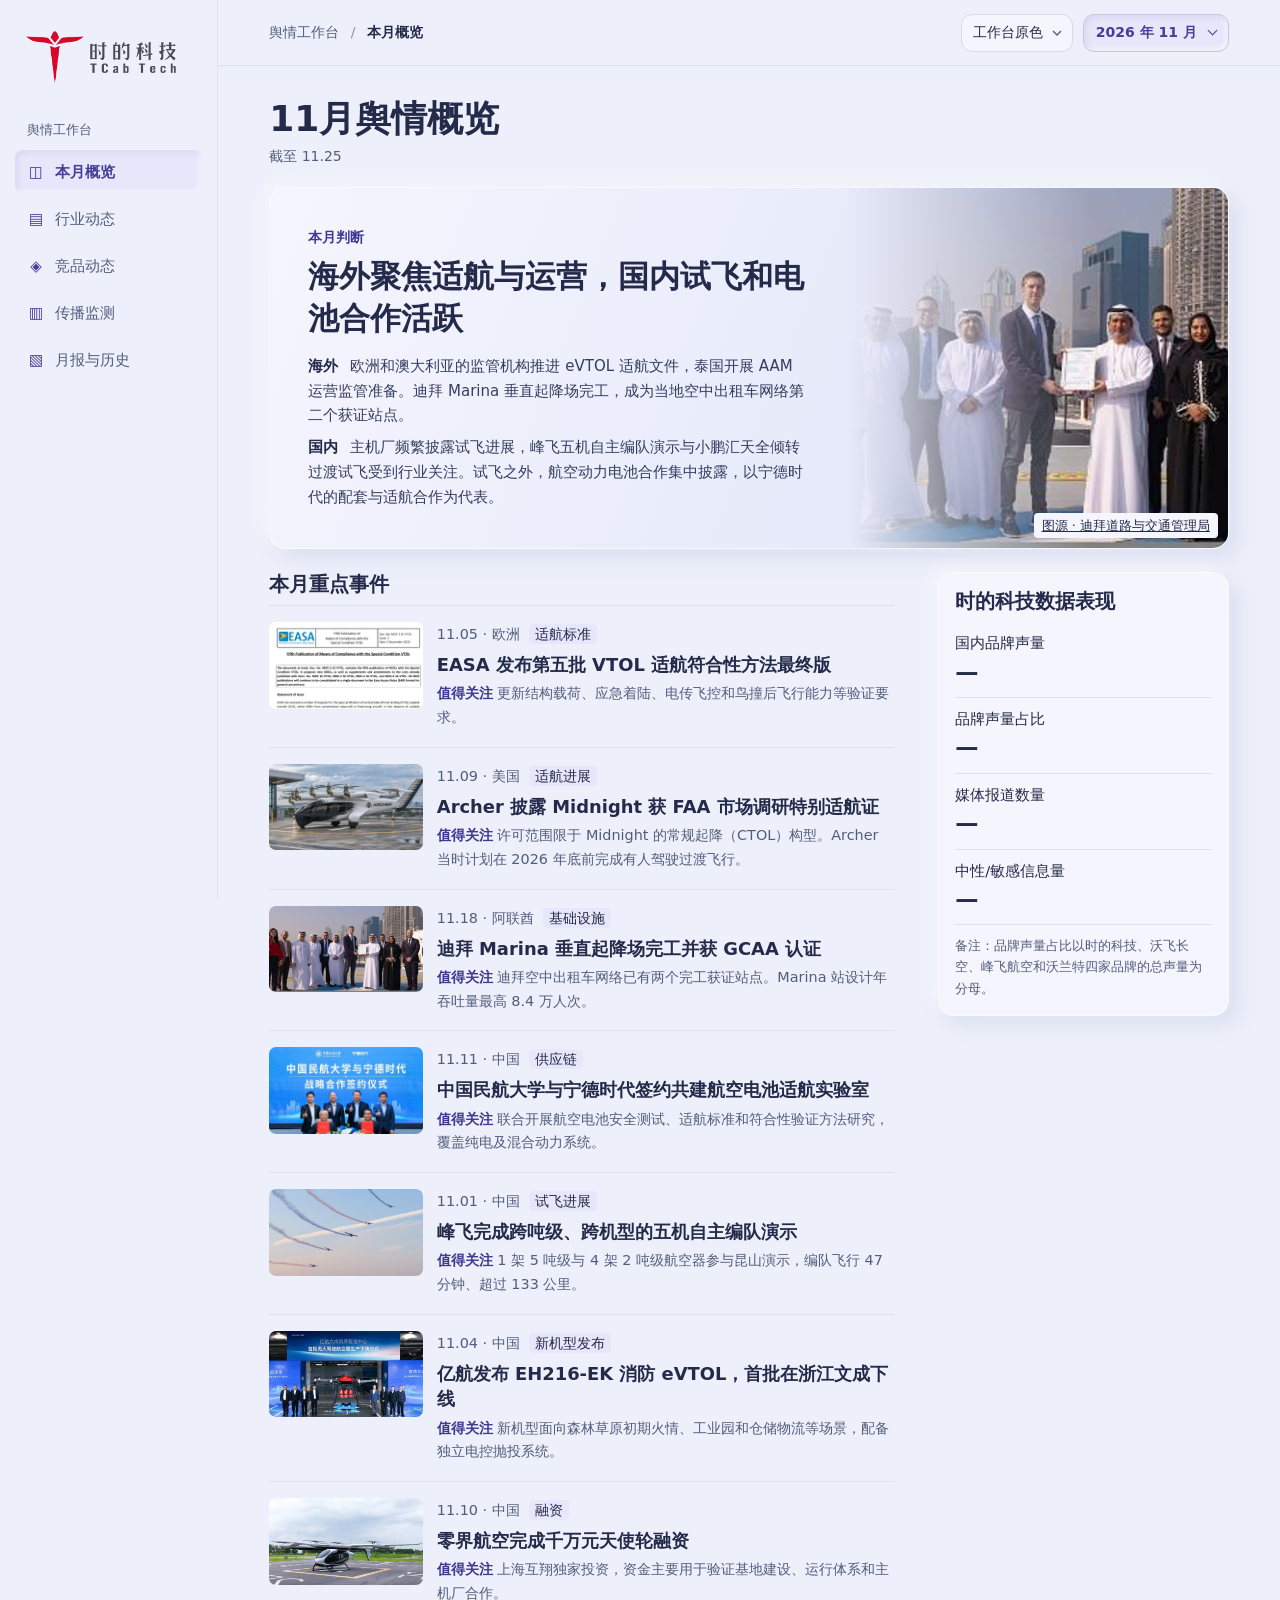
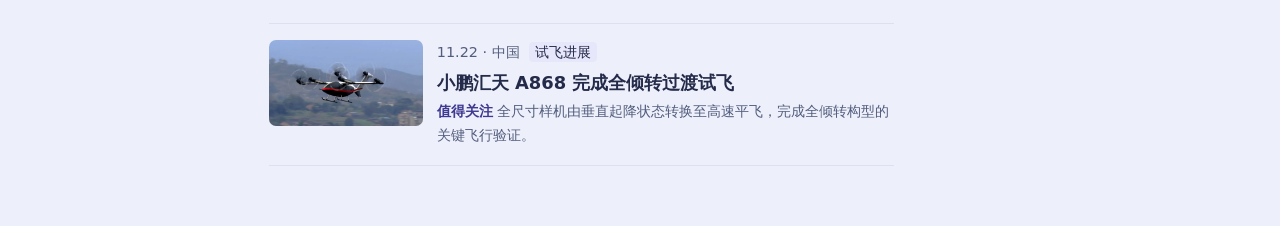
<file: index.html>
<!doctype html>
<html lang="zh-CN">
<head>
<meta charset="utf-8"><meta name="viewport" content="width=device-width, initial-scale=1">
<meta name="description" content="时的科技品牌舆情月报">
<title>品牌舆情月报 · 时的科技</title>
<link rel="stylesheet" href="style.css?v=media-groups"><script src="archive.js?v=third-party-media" defer></script><script src="sources.js?v=competitor-cards" defer></script><script src="event-photos.js?v=monitor-text" defer></script><script src="briefing-preview/briefing-data.js?v=illustrated-flow" defer></script><script src="august-2026.js?v=third-party-media" defer></script><script src="november-2026.js?v=nov-priorities" defer></script><script src="event-detail-notes.js?v=award-and-partner-backgrounds" defer></script><script src="overview-briefing.js?v=award-and-partner-backgrounds" defer></script><script src="october-ioi.js?v=4" defer></script><script src="october-geo.js?v=2" defer></script><script src="app.js?v=social-09" defer></script>
<script>
const displayLayout = new URLSearchParams(location.search).get('layout');
document.documentElement.dataset.theme = displayLayout === 'editorial' ? 'editorial' : 'soft';
</script>
<link rel="stylesheet" href="soft-ui.css?v=pdf-download">
<link rel="stylesheet" href="overview-briefing.css?v=august-sources">
</head>
<body>
<a class="skip-link" href="#view">跳到正文</a>
<div class="shell">
<aside>
  <div class="brand"><img class="workbench-logo" src="logos/tcab.png" alt="时的科技 TCab Tech"></div>
  <div class="nav-caption">舆情工作台</div>
  <nav aria-label="主菜单">
    <button data-page="overview"><i aria-hidden="true">◫</i>本月概览</button>
    <button data-page="industry"><i aria-hidden="true">▤</i>行业动态</button>
    <button data-page="companies"><i aria-hidden="true">◈</i>竞品动态</button>
    <button data-page="monitor"><i aria-hidden="true">▥</i>传播监测</button>
    <button data-page="reports"><i aria-hidden="true">▧</i>月报与历史</button>
  </nav>
</aside>
<main>
  <header><div class="breadcrumb">舆情工作台 <span>/</span> <b id="crumb"></b></div>
    <div class="header-actions">
      <select id="workbench-style" aria-label="工作台样式">
        <option value="editorial">管理简报风</option>
        <option value="soft">工作台原色</option>
      </select>
      <div class="month-wrap">
        <button type="button" class="button month-button" id="month" aria-label="报告月份" aria-expanded="false" aria-controls="monthPicker"><span id="monthLabel"></span><span class="chevron" aria-hidden="true"></span></button>
        <section id="monthPicker" class="month-picker" aria-label="选择月份" hidden>
          <div class="year-row"><button type="button" id="prevYear" aria-label="上一年">‹</button><strong id="pickerYear"></strong><button type="button" id="nextYear" aria-label="下一年">›</button></div>
          <div id="monthGrid" class="month-grid"></div>
        </section>
      </div>
    </div>
  </header>
  <div class="content" id="view" tabindex="-1"></div>
</main>
</div>
<dialog id="brief-detail" aria-labelledby="brief-detail-heading">
  <div class="brief-dialog-head"><h2 id="brief-detail-heading"></h2><form method="dialog"><button class="button" aria-label="关闭事件详情" autofocus>关闭</button></form></div>
  <div id="brief-detail-content"></div>
</dialog>
<dialog id="source" aria-labelledby="sourceHeading"><div class="dialog-top"><h2 id="sourceHeading">事件来源</h2><button id="close" type="button" aria-label="关闭">×</button></div>
  <p id="sourceText"></p><p id="sourceInfo"></p>
</dialog>
<dialog id="pdfDialog" aria-labelledby="pdfHeading">
  <div class="dialog-top"><h2 id="pdfHeading">PDF 下载</h2><form method="dialog"><button aria-label="关闭下载提示">×</button></form></div>
  <p id="pdfFileName"></p>
  <p class="muted">请查看浏览器的下载列表。如果文件没有出现，可打开 PDF，再使用阅读器的下载按钮保存。</p>
  <a id="openPdfInBrowser" class="button upload-button report-download" target="_blank" rel="noopener">在浏览器打开 PDF</a>
</dialog>
</body></html>
</file>
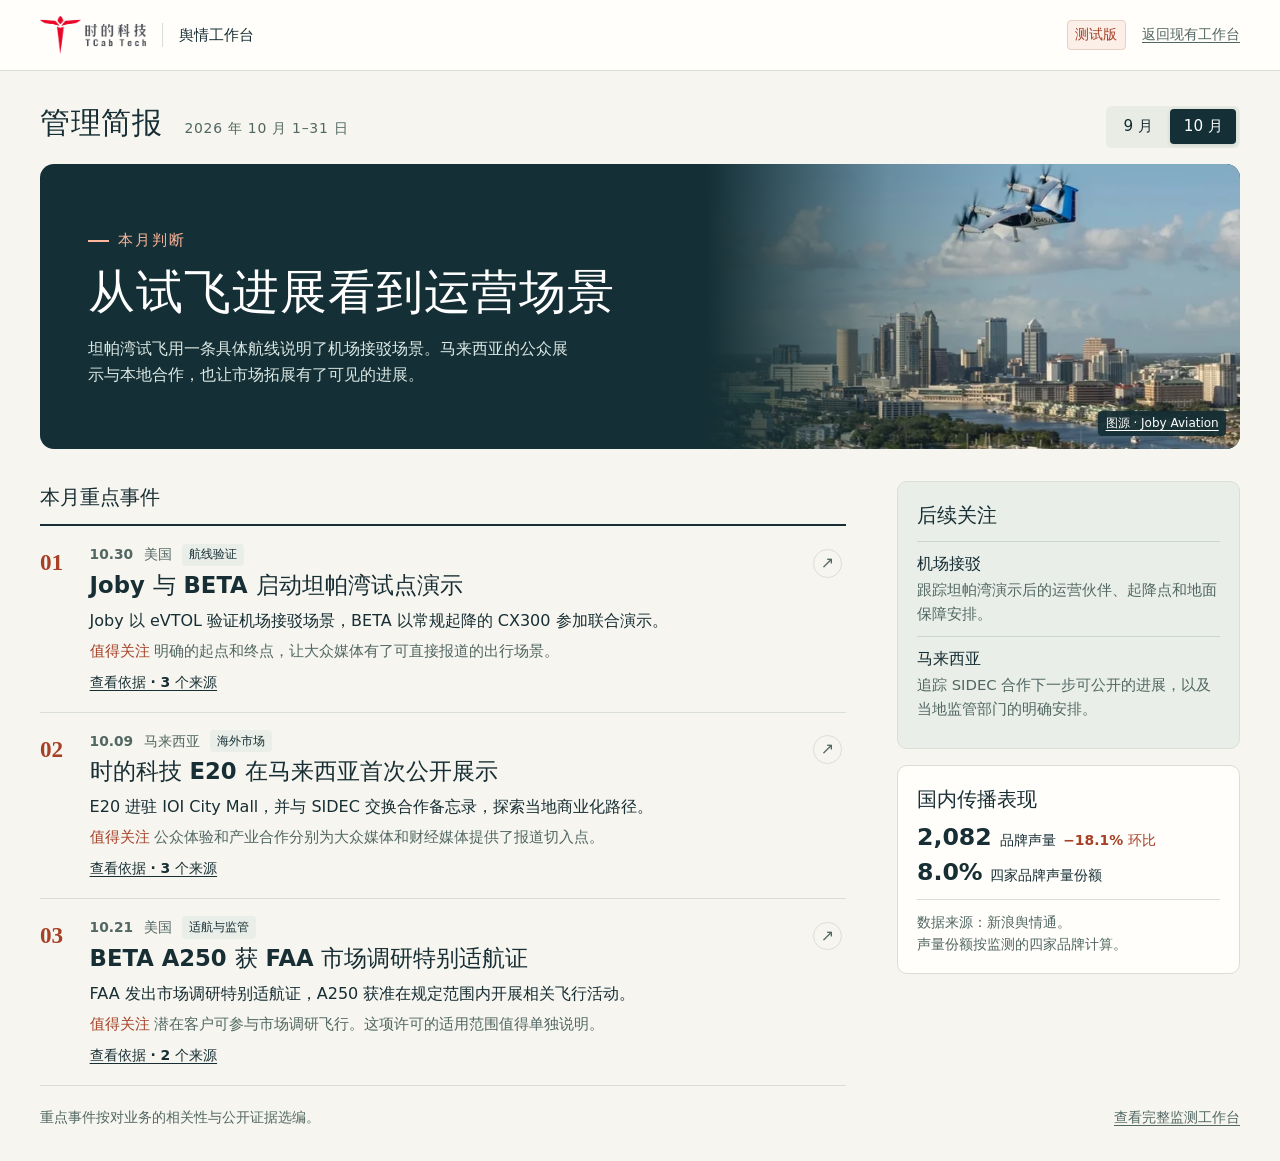
<file: briefing-preview/index.html>
<!doctype html>
<html lang="zh-CN">
<head>
  <meta charset="utf-8">
  <meta name="viewport" content="width=device-width, initial-scale=1">
  <meta name="robots" content="noindex,nofollow">
  <title>管理简报测试版 · 时的科技</title>
  <link rel="stylesheet" href="briefing.css">
  <script src="briefing-data.js?v=illustrated-flow" defer></script>
  <script src="briefing.js?v=illustrated-flow" defer></script>
</head>
<body>
  <a class="skip" href="#briefing">跳到正文</a>
  <header class="site-header">
    <div class="header-inner">
      <div class="identity"><img src="../logos/tcab.png" alt="时的科技 TCab Tech" width="106" height="38"><span>舆情工作台</span></div>
      <div class="header-actions"><span class="preview-label">测试版</span><a class="back" href="../">返回现有工作台</a></div>
    </div>
  </header>
  <main id="briefing" class="shell" tabindex="-1">
    <div class="edition">
      <h1 id="issue-heading">管理简报</h1>
      <nav class="months" aria-label="报告月份">
        <a href="?month=09" data-month="09">9 月</a>
        <a href="?month=10" data-month="10">10 月</a>
      </nav>
    </div>
    <section id="lead" class="lead" aria-labelledby="lead-title"></section>
    <div class="layout">
      <section class="events-panel" aria-labelledby="events-title">
        <h2 id="events-title">本月重点事件</h2>
        <ol id="events" class="events"></ol>
      </section>
      <aside class="insights" aria-label="内部观察">
        <section class="follow" aria-labelledby="follow-title">
          <h2 id="follow-title">后续关注</h2>
          <ul id="follow-items"></ul>
        </section>
        <section class="metrics" aria-labelledby="metric-title">
          <h2 id="metric-title">国内传播表现</h2>
          <div id="metrics"></div>
          <p>数据来源：新浪舆情通。<br>声量份额按监测的四家品牌计算。</p>
        </section>
      </aside>
    </div>
    <footer class="footer"><p>重点事件按对业务的相关性与公开证据选编。</p><a href="../">查看完整监测工作台</a></footer>
  </main>
  <dialog id="event-detail" aria-labelledby="detail-title">
    <div class="detail-header"><span>事件详情</span><form method="dialog"><button class="close" aria-label="关闭事件详情" autofocus>×</button></form></div>
    <div id="detail-content" class="detail-content"></div>
  </dialog>
</body>
</html>
</file>
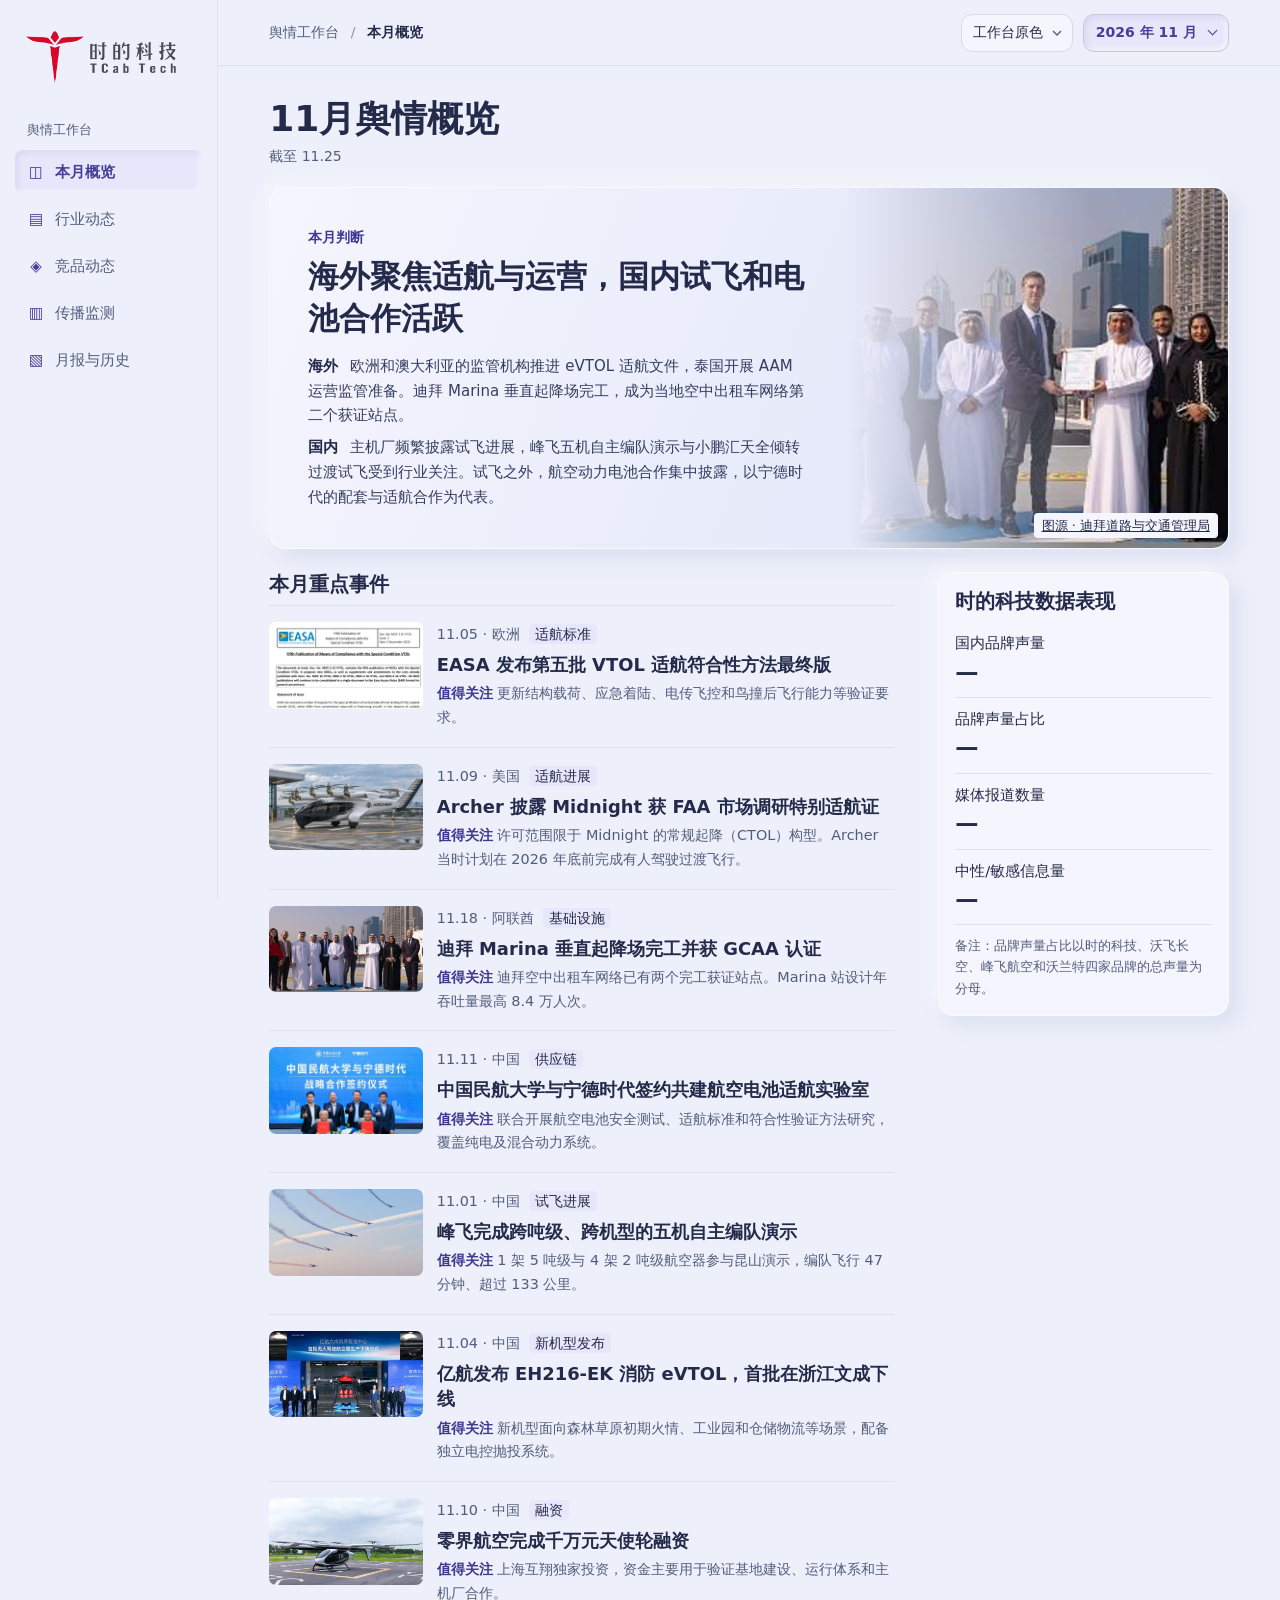
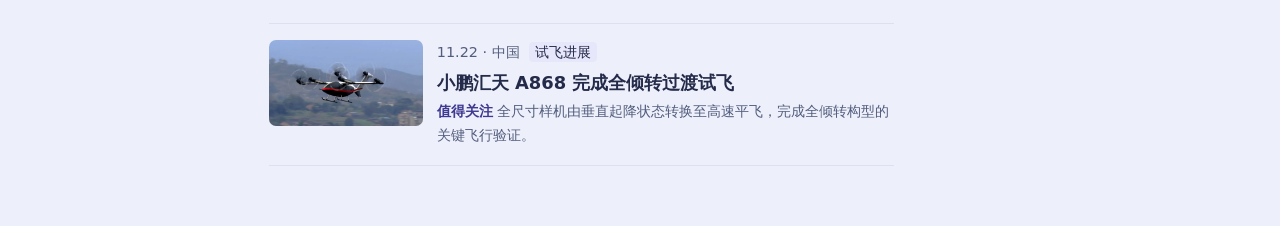
<file: Toris/index.html>
<!doctype html>
<html lang="zh-CN">
<head>
<base href="../">
<meta charset="utf-8"><meta name="viewport" content="width=device-width, initial-scale=1">
<meta name="description" content="时的科技品牌舆情月报">
<title>品牌舆情月报 · 时的科技</title>
<link rel="stylesheet" href="style.css?v=media-groups"><script src="archive.js?v=third-party-media" defer></script><script src="sources.js?v=competitor-cards" defer></script><script src="event-photos.js?v=monitor-text" defer></script><script src="briefing-preview/briefing-data.js?v=illustrated-flow" defer></script><script src="august-2026.js?v=third-party-media" defer></script><script src="november-2026.js?v=nov-priorities" defer></script><script src="event-detail-notes.js?v=award-and-partner-backgrounds" defer></script><script src="overview-briefing.js?v=award-and-partner-backgrounds" defer></script><script src="october-ioi.js?v=4" defer></script><script src="october-geo.js?v=2" defer></script><script src="app.js?v=social-09" defer></script>
<script>
const displayLayout = new URLSearchParams(location.search).get('layout');
document.documentElement.dataset.theme = displayLayout === 'editorial' ? 'editorial' : 'soft';
</script>
<link rel="stylesheet" href="soft-ui.css?v=pdf-download">
<link rel="stylesheet" href="overview-briefing.css?v=august-sources">
</head>
<body>
<a class="skip-link" href="#view">跳到正文</a>
<div class="shell">
<aside>
  <div class="brand"><img class="workbench-logo" src="logos/tcab.png" alt="时的科技 TCab Tech"></div>
  <div class="nav-caption">舆情工作台</div>
  <nav aria-label="主菜单">
    <button data-page="overview"><i aria-hidden="true">◫</i>本月概览</button>
    <button data-page="industry"><i aria-hidden="true">▤</i>行业动态</button>
    <button data-page="companies"><i aria-hidden="true">◈</i>竞品动态</button>
    <button data-page="monitor"><i aria-hidden="true">▥</i>传播监测</button>
    <button data-page="reports"><i aria-hidden="true">▧</i>月报与历史</button>
  </nav>
</aside>
<main>
  <header><div class="breadcrumb">舆情工作台 <span>/</span> <b id="crumb"></b></div>
    <div class="header-actions">
      <select id="workbench-style" aria-label="工作台样式">
        <option value="editorial">管理简报风</option>
        <option value="soft">工作台原色</option>
      </select>
      <div class="month-wrap">
        <button type="button" class="button month-button" id="month" aria-label="报告月份" aria-expanded="false" aria-controls="monthPicker"><span id="monthLabel"></span><span class="chevron" aria-hidden="true"></span></button>
        <section id="monthPicker" class="month-picker" aria-label="选择月份" hidden>
          <div class="year-row"><button type="button" id="prevYear" aria-label="上一年">‹</button><strong id="pickerYear"></strong><button type="button" id="nextYear" aria-label="下一年">›</button></div>
          <div id="monthGrid" class="month-grid"></div>
        </section>
      </div>
    </div>
  </header>
  <div class="content" id="view" tabindex="-1"></div>
</main>
</div>
<dialog id="brief-detail" aria-labelledby="brief-detail-heading">
  <div class="brief-dialog-head"><h2 id="brief-detail-heading"></h2><form method="dialog"><button class="button" aria-label="关闭事件详情" autofocus>关闭</button></form></div>
  <div id="brief-detail-content"></div>
</dialog>
<dialog id="source" aria-labelledby="sourceHeading"><div class="dialog-top"><h2 id="sourceHeading">事件来源</h2><button id="close" type="button" aria-label="关闭">×</button></div>
  <p id="sourceText"></p><p id="sourceInfo"></p>
</dialog>
<dialog id="pdfDialog" aria-labelledby="pdfHeading">
  <div class="dialog-top"><h2 id="pdfHeading">PDF 下载</h2><form method="dialog"><button aria-label="关闭下载提示">×</button></form></div>
  <p id="pdfFileName"></p>
  <p class="muted">请查看浏览器的下载列表。如果文件没有出现，可打开 PDF，再使用阅读器的下载按钮保存。</p>
  <a id="openPdfInBrowser" class="button upload-button report-download" target="_blank" rel="noopener">在浏览器打开 PDF</a>
</dialog>
</body></html>
</file>
<file: style.css>
:root {
  color-scheme: light;
  --ink: #172132;
  --text: #2e3a4e;
  --muted: #5b6574;
  --quiet: #e2e7ed;
  --bg: #f6f8fb;
  --paper: #fff;
  --navy: #3a4f79;
  --blue: #314b78;
  --red: #ea0029;
  --soft-blue: #ecf1f8;
  --radius: 12px;
  --gutter: clamp(24px, 4vw, 64px);
  font-family: Inter, "PingFang SC", "Microsoft YaHei", "Noto Sans CJK SC", system-ui, sans-serif;
  color: var(--text);
  background: var(--bg);
}

* { box-sizing: border-box; }
body { margin: 0; font-size: 16px; line-height: 1.65; }
button, select, input { font: inherit; }
button, select, summary { cursor: pointer; }
:focus-visible { outline: 2px solid #486ca7; outline-offset: 3px; }
h1, h2, h3, p { margin-top: 0; }
h1, h2, h3 { color: var(--ink); line-height: 1.3; }
h1 { margin-bottom: 0; font-size: clamp(32px, 3.6vw, 46px); font-weight: 760; }
h2 { margin-bottom: 0; font-size: 21px; font-weight: 710; }
h3 { margin-bottom: 8px; font-size: 16px; }
p { margin-bottom: 12px; }
.muted { color: var(--muted); font-size: 14px; }

.shell { display: grid; grid-template-columns: 218px minmax(0, 1fr); min-height: 100vh; }
aside {
  align-self: start;
  position: sticky;
  top: 0;
  min-height: 100vh;
  background: #f9fafc;
  border-right: 1px solid var(--quiet);
  padding: 26px 15px;
}
.brand { padding: 5px 11px; margin-bottom: 30px; }
.workbench-logo { display: block; width: 150px; max-width: 100%; height: auto; mix-blend-mode: multiply; }
.nav-caption { margin: 0 12px 10px; color: var(--muted); font-size: 13px; }
nav { display: grid; gap: 4px; }
nav button {
  display: flex;
  align-items: center;
  gap: 10px;
  min-height: 43px;
  padding: 8px 12px;
  border: 0;
  border-radius: 8px;
  background: none;
  color: var(--muted);
  text-align: left;
  white-space: nowrap;
  font-size: 15px;
}
nav button i { display: grid; place-items: center; width: 18px; flex: none; color: var(--navy); font-style: normal; }
nav button:hover { color: var(--ink); background: #f0f3f8; }
nav button[aria-current] { color: var(--ink); background: #e7edf7; font-weight: 700; box-shadow: inset 3px 0 var(--red); }

header {
  position: sticky;
  top: 0;
  z-index: 3;
  display: flex;
  align-items: center;
  justify-content: space-between;
  min-height: 66px;
  gap: 14px;
  padding: 9px var(--gutter);
  background: var(--paper);
  border-bottom: 1px solid var(--quiet);
}
.breadcrumb { font-size: 14px; color: var(--muted); white-space: nowrap; }
.breadcrumb span { margin: 0 7px; color: #8792a1; }
.breadcrumb b { color: var(--ink); }
.header-actions { display: flex; align-items: center; gap: 10px; margin-left: auto; }
.button {
  display: inline-flex;
  align-items: center;
  justify-content: center;
  min-height: 38px;
  padding: 6px 12px;
  border: 1px solid #d4dce6;
  border-radius: 8px;
  background: var(--paper);
  color: var(--ink);
  font-size: 14px;
  font-weight: 630;
  white-space: nowrap;
}
.button:hover { background: #f1f4f8; }
.upload-button { border-color: var(--navy); background: var(--navy); color: var(--paper); }
.upload-button:hover { border-color: #293d63; background: #293d63; }
#openFiles { border-color: #d4dce6; color: var(--blue); background: var(--paper); }
#openFiles:hover { background: var(--soft-blue); }
.month-wrap { position: relative; }
.month-button { gap: 12px; border-color: transparent; background: #edf2f8; color: var(--blue); font-variant-numeric: tabular-nums; }
.month-button:hover, .month-button[aria-expanded=true] { background: #e3eaf5; }
.chevron { width: 7px; height: 7px; border: solid currentColor; border-width: 0 1.5px 1.5px 0; transform: rotate(45deg); margin-top: -4px; }
.month-picker {
  position: absolute;
  top: calc(100% + 10px);
  right: 0;
  width: min(256px, 88vw);
  padding: 12px;
  background: var(--paper);
  border: 1px solid var(--quiet);
  border-radius: var(--radius);
  box-shadow: 0 12px 30px #1721321c;
}
.year-row { display: grid; grid-template-columns: 34px 1fr 34px; align-items: center; text-align: center; gap: 6px; margin-bottom: 8px; }
.month-grid { display: grid; grid-template-columns: repeat(3, minmax(0, 1fr)); gap: 4px; }
.year-row button, .month-grid button { min-height: 36px; border: 1px solid transparent; border-radius: 7px; background: none; color: var(--text); }
.year-row button { font-size: 22px; line-height: 1; }
.month-grid button { font-size: 14px; }
.year-row button:hover, .month-grid button:hover { background: #f0f3f8; }
.month-grid button[aria-pressed=true] { background: var(--soft-blue); color: var(--blue); font-weight: 730; border-color: #b7c8df; }

.content { max-width: 1440px; margin: 0 auto; padding: 30px var(--gutter) 60px; }
.hero {
  position: relative;
  isolation: isolate;
  overflow: hidden;
  padding: 23px clamp(19px, 3vw, 34px) 28px;
  border: 1px solid #dce4ef;
  border-radius: var(--radius);
  background: linear-gradient(113deg, #fff 40%, #edf2f9);
}
.hero::after {
  position: absolute;
  z-index: -1;
  content: "";
  width: clamp(130px, 24vw, 310px);
  aspect-ratio: 1;
  right: -28px;
  top: -110%;
  border: 1px solid #3a4f792a;
  border-radius: 100%;
  box-shadow: 0 0 0 22px #3a4f7909, 0 0 0 50px #3a4f7908, 0 0 0 80px #3a4f7907;
}
.hero small { display: inline-flex; align-items: center; gap: 8px; margin-bottom: 6px; color: var(--navy); font-size: 14px; font-weight: 620; }
.hero small::before { content: ""; width: 13px; height: 2px; background: var(--red); }
.page-heading { margin-bottom: 20px; }
.page-heading p { margin: 6px 0 0; color: var(--muted); }
.card {
  min-width: 0;
  padding: clamp(17px, 2.1vw, 28px);
  margin-bottom: 18px;
  background: var(--paper);
  border: 1px solid var(--quiet);
  border-radius: var(--radius);
}
.card-head { display: flex; flex-wrap: wrap; justify-content: space-between; align-items: baseline; gap: 8px 14px; margin-bottom: 14px; }
.link { padding: 3px 0; border: 0; background: none; color: var(--blue); font-size: 14px; text-decoration: underline; text-underline-offset: 3px; }
.link:hover { color: #17335d; }
.empty { margin: 0; padding: 16px; border: 1px dashed #cdd8e5; border-radius: 8px; background: #f8fafc; color: var(--muted); }
.footnote { margin: 13px 0 0; color: var(--muted); font-size: 13px; }

.overview-metrics { margin-top: 25px; }
.overview-metrics h2 { margin-bottom: 12px; }
.metrics {
  display: grid;
  grid-template-columns: repeat(4, minmax(0, 1fr));
  gap: 1px;
  overflow: hidden;
  background: var(--quiet);
  border: 1px solid var(--quiet);
  border-radius: var(--radius);
}
.metric { display: grid; align-content: start; grid-template-rows: minmax(2.8em, auto) auto auto; padding: 15px clamp(12px, 2vw, 25px); background: var(--paper); }
.metric span, .metric small { color: var(--muted); font-size: 14px; }
.metric b { color: var(--ink); font-size: clamp(28px, 3.15vw, 41px); line-height: 1.12; font-variant-numeric: tabular-nums; }
.metric small { margin-top: 5px; }
.metric small:empty { display: none; }
.summary-grid { display: grid; grid-template-columns: repeat(2, minmax(0, 1fr)); gap: 16px; margin-top: 20px; }
.month-summary { margin: 0; }
.month-summary:last-child { grid-column: 1 / -1; }
.month-summary .card-head { padding-bottom: 12px; border-bottom: 1px solid var(--quiet); }
.month-summary p { margin: 0; }
.month-summary p + p { margin-top: 12px; }
.summary-region { display: inline-block; margin-right: 8px; color: var(--navy); font-size: 14px; font-weight: 700; }

.controls, .company-scope { margin-bottom: 16px; }
.segments { display: inline-flex; flex-wrap: wrap; gap: 4px; padding: 4px; border: 1px solid #e5eaf1; border-radius: 9px; background: #f0f3f8; }
.segments button { min-height: 34px; padding: 5px 12px; border: 0; border-radius: 6px; color: var(--muted); background: none; font-size: 14px; }
.segments button:hover { color: var(--ink); background: #e5ebf4; }
.segments button[aria-pressed=true] { background: var(--paper); color: var(--ink); font-weight: 700; box-shadow: 0 1px 3px #13223d20; }
.company-tabs {
  display: flex;
  gap: 26px;
  margin: 0 0 17px;
  border-bottom: 1px solid var(--quiet);
}
.company-tabs button {
  min-height: 43px;
  padding: 6px 4px 9px;
  border: 0;
  border-bottom: 2px solid transparent;
  background: none;
  color: var(--muted);
  font-size: 16px;
  font-weight: 620;
}
.company-tabs button:hover { color: var(--navy); }
.company-tabs button[aria-pressed=true] { border-bottom-color: var(--red); color: var(--ink); font-weight: 730; }
select {
  appearance: none;
  min-height: 38px;
  padding: 6px 29px 6px 11px;
  border: 1px solid #d4dce6;
  border-radius: 8px;
  color: var(--ink);
  background: url("data:image/svg+xml,%3Csvg xmlns='http://www.w3.org/2000/svg' width='12' height='8' viewBox='0 0 12 8'%3E%3Cpath d='m2 2 4 4 4-4' fill='none' stroke='%235b6574' stroke-width='1.5'/%3E%3C/svg%3E") var(--paper) right 9px center no-repeat;
}
.theme-filter { width: min(190px, 100%); }
.logo-grid { display: grid; grid-template-columns: repeat(4, minmax(0, 1fr)); gap: 12px; margin-bottom: 17px; }
.logo-grid.five-brands { grid-template-columns: repeat(5, minmax(0, 1fr)); }
.logo-card { display: grid; justify-items: center; align-items: center; grid-template-rows: 47px auto; padding: 12px; border: 1px solid #dce6f0; border-radius: 9px; background: var(--paper); color: var(--ink); font-weight: 650; }
.logo-card:hover { border-color: #849fbd; background: #f5f8fc; }
.logo-card[aria-pressed=true] { border-color: #5d7da1; box-shadow: inset 0 -3px var(--red); }
.logo-card img { display: block; width: 100%; max-width: 120px; height: 32px; object-fit: contain; mix-blend-mode: multiply; }
.brand-profile { display: flex; align-items: center; gap: 15px; padding-bottom: 18px; }
.brand-profile img { display: block; width: 105px; height: 42px; object-fit: contain; }
.brand-profile h2:focus { outline: none; }
.event-group + .event-group { margin-top: 24px; }
.event-group h3 { display: inline-block; padding: 4px 10px; margin: 0 0 7px; border-radius: 6px; color: var(--blue); background: var(--soft-blue); font-size: 14px; }
.event-list { margin: 0; padding: 0; list-style: none; }
.event-list li { display: grid; grid-template-columns: 104px minmax(0, 1fr) auto; align-items: start; gap: 14px; padding: 13px 0; border-bottom: 1px solid #edf0f4; }
.event-list li:last-child { border-bottom: 0; }
.event-list time, .event-date { padding-top: 3px; color: var(--muted); font-variant-numeric: tabular-nums; font-size: 14px; }
.event-list p { margin: 0; max-width: 80ch; overflow-wrap: anywhere; }
.event-brand { display: block; color: var(--navy); font-weight: 660; }
.event-description {
  color: inherit;
  text-decoration: underline dotted color-mix(in srgb, var(--blue) 68%, transparent);
  text-underline-offset: .22em;
}
button.event-description {
  padding: 0;
  border: 0;
  background: none;
  font: inherit;
  text-align: left;
  overflow-wrap: inherit;
  cursor: pointer;
}
.event-description:is(:hover, :focus-visible) {
  color: var(--blue);
  text-decoration: underline;
}

.monitor-sections { display: flex; flex-wrap: wrap; gap: 7px; margin-bottom: 16px; }
.monitor-sections a { padding: 5px 12px; border: 1px solid #dce4ef; border-radius: 7px; background: var(--paper); color: var(--blue); font-size: 14px; font-weight: 620; text-decoration: none; }
.monitor-sections a:hover { background: var(--soft-blue); border-color: #b4c4dc; }
.monitor-block { scroll-margin-top: 82px; }
.monitor-block:target { border-color: #a6b9d6; }
.voice-summary { margin: 0 0 16px; max-width: 94ch; }
.voice-charts { display: grid; grid-template-columns: repeat(2, minmax(0, 1fr)); gap: 14px; }
.voice-charts figure { --chart-label: 5.2em; --chart-value: 5em; --chart-gap: 8px; margin: 0; padding: 15px; border: 1px solid #e3e9f1; border-radius: 9px; background: #f9fbfd; font-size: 14px; }
.voice-charts figcaption { margin-bottom: 12px; font-size: 16px; font-weight: 720; color: var(--ink); }
.bar-row, .chart-axis { display: grid; grid-template-columns: var(--chart-label) minmax(0, 1fr) var(--chart-value); gap: var(--chart-gap); align-items: center; }
.bar-row { min-height: 31px; }
.bar-row strong { text-align: right; color: var(--ink); font-variant-numeric: tabular-nums; }
.bar-track, .growth-track { position: relative; height: 9px; border-radius: 5px; background: #e4eaf3; }
.bar-track::before, .growth-track::before { content: ""; position: absolute; inset: 0; background: repeating-linear-gradient(to right, transparent 0 calc(25% - 1px), #d2dceb calc(25% - 1px) 25%); }
.bar-track i, .growth-track i { position: absolute; display: block; height: 100%; border-radius: 5px; }
.bar-track i { background: var(--navy); left: 0; }
.own .bar-track i, .growth-track .positive { background: #d52643; }
.growth-track .positive { left: 50%; }
.growth-track .negative { right: 50%; background: var(--navy); }
.growth-track::after { content: ""; position: absolute; left: 50%; inset-block: -4px; border-left: 1px solid #7e8fa8; }
.chart-axis > div { grid-column: 2; display: flex; justify-content: space-between; gap: 3px; padding-top: 4px; color: var(--muted); font-size: 12px; font-variant-numeric: tabular-nums; }
.coverage { margin-top: 16px; }
.coverage summary, .coverage-card summary, .file-row summary { width: fit-content; color: var(--blue); font-size: 14px; font-weight: 650; }
.coverage summary:hover, .coverage-card summary:hover, .file-row summary:hover { text-decoration: underline; text-underline-offset: 3px; }
.coverage[open] .table-wrap { margin-top: 11px; }
.coverage-grid { display: grid; grid-template-columns: repeat(2, minmax(0, 1fr)); gap: 12px; }
.coverage-card { padding: 15px; border: 1px solid var(--quiet); border-radius: 9px; background: #fbfcfe; }
.coverage-card p { margin-bottom: 10px; }
.media-chips { display: flex; flex-wrap: wrap; gap: 5px; }
.media-chips :is(span, a) { padding: 3px 8px; border-radius: 5px; background: #eef1f5; color: var(--muted); font-size: 14px; }
.media-chips a { color: var(--blue); background: var(--soft-blue); text-underline-offset: 3px; }
.media-chips a:hover { background: #dfe9f7; }
.coverage-card details { margin-top: 9px; }
.media-chips > button { padding: 3px 8px; border: 0; border-radius: 5px; background: var(--soft-blue); color: var(--blue); font: inherit; font-size: 14px; text-decoration: underline; text-underline-offset: 3px; }
.media-chips > button:hover { background: #dfe9f7; }
.media-articles ul { margin: 0; padding-inline-start: 22px; }
.media-articles li + li { margin-top: 8px; }
.media-articles li a { display: inline-block; }
.coverage-card details .media-chips { margin-top: 7px; }

.table-wrap { overflow: auto; border: 1px solid var(--quiet); border-radius: 8px; }
table { width: 100%; border-collapse: collapse; text-align: left; font-size: 14px; }
th, td { padding: 10px; border-bottom: 1px solid var(--quiet); vertical-align: top; }
th { background: #f1f4f9; color: var(--ink); white-space: nowrap; }
td:first-child { white-space: nowrap; }
tbody tr:last-child :is(th, td) { border-bottom: 0; }
.social-table { min-width: 690px; }
.social-table tbody th { background: var(--paper); }
.social-table td:not(:last-child), .social-table thead th:not(:first-child, :last-child) { text-align: center; }
.heat-cell strong { display: inline-flex; justify-content: center; min-width: 32px; padding: 2px 6px; border-radius: 4px; background: rgb(58 79 121 / var(--heat)); color: #173256; font-variant-numeric: tabular-nums; }
.history-row { padding: 16px 0; border-top: 1px solid var(--quiet); }
.history-month { display: flex; align-items: center; justify-content: space-between; flex-wrap: wrap; gap: 10px; }
.history-month h3 { margin: 0; }
.report-actions { display: flex; align-items: center; flex-wrap: wrap; gap: 10px; }
.report-view { color: var(--blue); border-color: var(--quiet); background: var(--soft-blue); }
.report-download { text-decoration: none; }
.report-preview { color: var(--blue, #3a4f79); font-size: 0.875rem; }
.monitoring-archive { margin-top: 10px; }
.monitoring-archive summary { width: fit-content; padding: 8px 0; cursor: pointer; color: var(--blue, #3a4f79); }
.monitoring-archive :is(p, ul) { margin: 4px 0 0; }
.monitoring-archive ul { padding: 0; list-style: none; }
.monitoring-archive li { display: flex; align-items: center; justify-content: space-between; flex-wrap: wrap; gap: 10px; padding: 8px 12px; border-top: 1px solid var(--quiet); }
.monitoring-archive li > div { display: flex; flex-wrap: wrap; gap: 14px; }

dialog { width: min(490px, 92vw); max-height: 90vh; padding: 23px; border: 1px solid var(--quiet); border-radius: var(--radius); color: var(--text); background: var(--paper); }
dialog::backdrop { background: #15213868; }
.dialog-top { display: flex; align-items: center; justify-content: space-between; margin-bottom: 13px; gap: 8px; }
.dialog-top button { border: 0; border-radius: 6px; background: none; color: var(--ink); font-size: 23px; line-height: 1; padding: 6px; }
.dialog-top button:hover { background: var(--soft-blue); }
dialog p { margin-bottom: 8px; }
#sourceForm { margin-top: 10px; }
#sourceForm label { display: block; margin-bottom: 5px; font-weight: 650; }
#sourceUrl { width: 100%; padding: 8px 10px; border: 1px solid #a9bed3; border-radius: 6px; }
#sourceInfo { overflow-wrap: anywhere; }
#filesDialog { width: min(580px, 94vw); }
.file-actions { display: flex; align-items: center; gap: 12px; margin: 12px 0; }
.file-row { display: grid; grid-template-columns: minmax(0, 1fr) auto; gap: 10px; padding: 9px 0; border-top: 1px solid var(--quiet); align-items: start; }
.file-row strong { display: block; color: var(--ink); overflow-wrap: anywhere; }
.file-row small { color: var(--muted); font-size: 13px; }
.file-row details { grid-column: 1 / -1; }
.file-row pre { max-height: 220px; overflow: auto; padding: 9px; border-radius: 6px; background: #f5f7fa; font: inherit; font-size: 14px; white-space: pre-wrap; overflow-wrap: anywhere; }
.file-row img { display: block; max-width: 100%; max-height: 240px; margin: 8px auto; object-fit: contain; }
.files-scroll { max-height: 48vh; overflow: auto; }

@media (max-width: 1060px) {
  .shell { grid-template-columns: 182px minmax(0, 1fr); }
  .voice-charts { grid-template-columns: 1fr; }
}
@media (max-width: 900px) {
  .metrics { grid-template-columns: repeat(2, minmax(0, 1fr)); }
  .logo-grid.five-brands { grid-template-columns: repeat(3, minmax(0, 1fr)); }
}
@media (max-width: 780px) {
  .summary-grid { grid-template-columns: 1fr; }
}
@media (max-width: 640px) {
  :root { --gutter: 14px; }
  .shell { display: block; }
  aside { position: static; min-height: 0; padding: 10px var(--gutter) 7px; border: 0; border-bottom: 1px solid var(--quiet); }
  .brand { margin: 0 0 6px; padding: 0; }
  .workbench-logo { width: 113px; }
  .nav-caption, nav button i { display: none; }
  nav { display: flex; gap: 2px; overflow: auto; padding: 3px 1px; }
  nav button { min-height: 36px; padding: 5px 7px; font-size: 14px; }
  nav button[aria-current] { box-shadow: inset 0 -2px var(--red); }
  header { min-height: 54px; gap: 8px; }
  .breadcrumb { white-space: normal; }
  .breadcrumb span, .breadcrumb b { display: none; }
  .header-actions { gap: 6px; }
  .header-actions .button { padding-inline: 8px; font-size: 13px; }
  .content { padding-top: 21px; }
  .logo-grid, .logo-grid.five-brands, .coverage-grid { grid-template-columns: repeat(2, minmax(0, 1fr)); }
  .coverage-grid { grid-template-columns: 1fr; }
  .event-list li { grid-template-columns: 1fr auto; gap: 4px 9px; }
  .event-list p { grid-column: 1 / -1; grid-row: 2; }
  .event-list .link { grid-column: 2; grid-row: 1; }
  .event-list time, .event-date { padding-top: 2px; }
  .voice-charts figure { --chart-label: 4.2em; --chart-value: 4.4em; --chart-gap: 6px; padding: 12px; }
  .chart-axis > div { font-size: 11px; }
}

@media print {
  aside, header, .controls, .company-tabs, .company-scope, .theme-filter, .monitor-sections, .button, .link, .history { display: none !important; }
  .shell { display: block; }
  .content { max-width: none; padding: 0; }
  .card { break-inside: avoid; }
  body { background: #fff; }
}

/* Corporate dashboard */
:root {
  --paper: #fff;
  --bg: #f5f8fc;
  --ink: #162a47;
  --text: #2c405d;
  --muted: #50647e;
  --quiet: #e0e8f2;
  --blue: #234f92;
  --navy: #1c437e;
  --soft-blue: #eaf2ff;
  background: var(--bg);
}
aside { background: #fdfefe; }
nav button { transition: background-color 150ms ease, color 150ms ease; }
nav button[aria-current] { background: var(--soft-blue); color: var(--navy); box-shadow: inset 3px 0 #2860aa; }
header { box-shadow: 0 1px 0 #142e4b06; }
.month-button { color: var(--navy); background: var(--soft-blue); }
.content { max-width: 1350px; }
.report-heading { margin-bottom: 24px; padding-bottom: 17px; border-bottom: 1px solid var(--quiet); }
.report-heading small { display: block; margin-top: 6px; color: var(--muted); font-size: 14px; }
.overview-metrics { margin-top: 0; }
.metrics { background: transparent; border: 0; border-radius: 0; gap: 12px; overflow: visible; }
.metric { min-width: 0; padding: 15px clamp(11px, 1.6vw, 21px) 18px; border: 1px solid var(--quiet); border-radius: 10px; }
.metric:first-child { border-top: 2px solid #2860aa; }
.metric:first-child b { color: var(--navy); }
.metric .metric-detail { display: block; font-size: 12px; }
.summary-grid { margin-top: 22px; }
.skip-link { position: fixed; z-index: 9; inset: 8px auto auto 8px; padding: 7px 12px; background: var(--paper); color: var(--blue); }
.skip-link:not(:focus) { clip-path: inset(50%); }
#view { scroll-margin-top: 76px; }
.industry-region h2 { margin-bottom: 12px; }
.industry-region + .industry-region { margin-top: 22px; padding-top: 20px; border-top: 1px solid var(--quiet); }
.event-list li.with-photo {
  grid-template-columns: clamp(128px, 15vw, 190px) minmax(0, 1fr) auto;
  grid-template-rows: auto 1fr;
  column-gap: 16px;
  row-gap: 4px;
}
.event-photo { position: relative; display: block; grid-column: 1; grid-row: 1 / 3; border-radius: 7px; overflow: hidden; background: var(--soft-blue); aspect-ratio: 16 / 9; }
button.event-photo { width: 100%; padding: 0; border: 0; cursor: pointer; }
.event-photo img { display: block; width: 100%; height: 100%; object-fit: cover; }
img[src$="article-ehang-barcelona.webp"] { object-view-box: inset(1.55% 0 0); }
img[src$="article-tcab-talent.webp"] { object-view-box: inset(0 0 5.1%); }
img[src$="cover-hangzhou-policy.webp"] { object-view-box: inset(1.1% 3.55% 3.8% 2.95%); }
img[src$="november-easa-moc.webp"] { object-view-box: inset(14.95% 5.35% 10.65% 4.65%); }
.event-photo-caption { position: absolute; bottom: 4px; right: 4px; background: #172638; color: white; border-radius: 3px; font-size: .62rem; padding: 2px 4px; }
.event-cover-card {
  box-sizing: border-box;
  display: flex;
  width: 100%;
  height: 100%;
  border-top: 4px solid #315682;
  padding: 5px 7px;
  background: #e4edf7;
  container-type: inline-size;
  text-align: left;
  line-height: 1.16;
}
.event-photo:has(.event-cover-card) { min-height: 74px; }
.event-cover-sheet {
  display: flex;
  flex: 1;
  min-height: 0;
  flex-direction: column;
  gap: 3px;
  padding: 5px 6px;
  border: 1px solid #c4d5e8;
  border-radius: 5px;
  background: #f6f9fd;
  color: #204267;
}
.event-cover-sheet small {
  overflow: hidden;
  text-overflow: ellipsis;
  white-space: nowrap;
  color: #365b81;
  font-size: clamp(.48rem, 4.3cqw, .65rem);
}
.event-cover-sheet b {
  display: -webkit-box;
  overflow: hidden;
  -webkit-box-orient: vertical;
  -webkit-line-clamp: 2;
  font-size: clamp(.58rem, 6.5cqw, .95rem);
  font-weight: 600;
  line-height: 1.22;
}
.event-cover-sheet small:last-child { margin-top: auto; padding-top: 2px; border-top: 1px solid #d4e1ef; }

.with-photo :is(time, .event-date) { grid-column: 2; grid-row: 1; }
.with-photo p { grid-column: 2; grid-row: 2; }
.with-photo > [data-action="source"] { grid-column: 3; grid-row: 1; }
@media (max-width: 640px) {
  .metrics { gap: 8px; }
  .metric { padding: 12px 10px; }
  .event-list li.with-photo { grid-template-columns: minmax(0, 1fr) auto; grid-template-rows: auto auto auto; }
  .event-photo, button.event-photo { grid-column: 1 / -1; grid-row: 1; width: min(100%, 420px); margin-bottom: 5px; }
  .with-photo :is(time, .event-date) { grid-column: 1; grid-row: 2; }
  .with-photo > [data-action="source"] { grid-column: 2; grid-row: 2; }
  .with-photo p { grid-column: 1 / -1; grid-row: 3; }
}
@media print { .skip-link, .event-photo { display: none !important; } }

.event-placeholder {
  display: grid;
  place-items: center;
  padding: 16%;
  text-align: center;
  color: var(--navy);
  font-size: 16px;
  font-weight: 700;
}
.event-placeholder img { object-fit: contain; mix-blend-mode: multiply; }
#editPhoto { margin-left: 14px; }
#photoEditor { margin-top: 12px; }
#photoPreview { max-width: 240px; margin-bottom: 10px; }
#photoFile { display: block; margin-top: 4px; max-width: 100%; }


.social-samples { margin-top: 12px; }
.social-sample-grid { display: grid; grid-template-columns: repeat(auto-fit, minmax(min(150px, 100%), 1fr)); gap: 12px; margin-top: 12px; }
.social-sample-grid figure { max-width: 320px; margin: 0; padding: 8px; background: var(--paper); border: 1px solid var(--quiet); border-radius: 8px; }
.social-sample-grid a { display: block; }
.social-sample-grid img { display: block; width: 100%; height: auto; aspect-ratio: 16 / 10; object-fit: cover; object-position: top; }
.social-sample-grid figcaption { padding: 6px 0 0; color: var(--muted); font-size: .85rem; }
@media print { .social-samples { display: none; } }

.linkedin-samples .social-sample-grid { grid-template-columns: repeat(auto-fit, minmax(min(245px, 100%), 1fr)); }
.linkedin-samples img { aspect-ratio: 4 / 3; }
.linkedin-samples img[src$="09-18.png"] { object-view-box: inset(2.1% 0 0); }
.linkedin-samples img[src$="09-25.png"] { object-view-box: inset(2.4% 0 0); }
.social-sample-grid img[src$="/autoflight.webp"] { object-view-box: inset(4.4% 0 0); }
.social-sample-grid img[src$="-wechat.webp"] { object-view-box: inset(2.85% 0 0); }
.social-sample-grid img[src$="autoflight-apec.webp"] { object-view-box: inset(0 0 0 2.35%); }
.social-sample-grid img[src$="tcab-routes.webp"] { object-view-box: inset(0 0 .95%); }
.linkedin-samples small { display: block; }

.voice-charts.voice-charts-single { grid-template-columns: minmax(0, 1fr); }

.ioi-monitor { display:grid; gap:12px; }
.ioi-monitor h2,.ioi-monitor h3,.ioi-monitor h4,.ioi-monitor p { margin:0; }
.ioi-monitor h3 { margin-top:10px; }
.ioi-metrics,.ioi-creators,.ioi-slides { display:grid; grid-template-columns:repeat(auto-fit,minmax(min(100%,240px),1fr)); gap:12px; }
.ioi-metrics { grid-template-columns:repeat(auto-fit,minmax(min(100%,128px),1fr)); margin:0; }
.ioi-metrics div,.ioi-creator { padding:14px; border:1px solid var(--quiet); background:var(--paper); border-radius:10px; }
.ioi-metrics dt,.ioi-media time,.ioi-posts time { color:var(--muted); font-size:.85rem; }
.ioi-metrics dd { margin:4px 0 0; font-size:1.3rem; font-weight:700; }
.ioi-creator { display:grid; align-content:start; gap:12px; }
.ioi-media,.ioi-posts { padding:0; margin:0; list-style:none; }
.ioi-media li { display:grid; grid-template-columns:55px minmax(105px,1fr) minmax(0,3fr); gap:8px; border-bottom:1px solid var(--quiet); padding:7px 0; }
.ioi-posts li,.ioi-comments section { padding:6px 0; }
.ioi-slides { margin-top:10px; }
.ioi-slides figure { margin:0; }
.ioi-slides img { width:100%; height:auto; border:1px solid var(--quiet); border-radius:8px; }
</file>
<file: soft-ui.css>
.theme-return { display: none; }

@media screen {
  :root[data-theme="soft"] {
    --bg: #edf0fa;
    --paper: #f5f6fd;
    --ink: #242a49;
    --text: #353d60;
    --muted: #525c7d;
    --quiet: #dbe1f1;
    --navy: #453e98;
    --blue: #3f3991;
    --soft-blue: #e7e7fb;
    --radius: 16px;
    --soft-raised: 8px 8px 20px #a1abd240, -5px -5px 15px #fff9;
    --soft-inset: inset 2px 2px 6px #a1abd24d, inset -2px -2px 5px #fffc;
  }
  [data-theme="soft"] aside,
  [data-theme="soft"] header { background: var(--bg); }
  [data-theme="soft"] .theme-return { display: inline-flex; text-decoration: none; }
  [data-theme="soft"] nav button[aria-current] {
    background: var(--soft-blue);
    box-shadow: var(--soft-inset);
  }
  [data-theme="soft"] :is(.metric, .card, .logo-card) {
    border: 1px solid #ffffff90;
    border-radius: var(--radius);
    background: var(--paper);
    box-shadow: var(--soft-raised);
  }
  [data-theme="soft"] .metric:first-child {
    background: linear-gradient(135deg, #f8f6ff, #e6e8fc);
  }
  [data-theme="soft"] .report-heading {
    padding: 23px clamp(16px, 3vw, 32px);
    border: 1px solid #ffffff90;
    border-radius: var(--radius);
    background: linear-gradient(120deg, #f7f6ff, #e3e9fb);
  }
  [data-theme="soft"] :is(.button, .segments, .monitor-sections a, select, .year-row button, .month-grid button) {
    border-radius: 11px;
  }
  [data-theme="soft"] :is(.month-button, .segments button[aria-pressed=true], .logo-card[aria-pressed=true], .month-grid button[aria-pressed=true]) {
    border-color: #c4c5e6;
    background: var(--soft-blue);
    box-shadow: var(--soft-inset);
  }
  [data-theme="soft"] :is(.voice-charts figure, .coverage-card, .table-wrap, .month-picker, dialog) {
    border-color: var(--quiet);
    border-radius: var(--radius);
    background: var(--paper);
  }
  [data-theme="soft"] :is(.voice-charts figure, .coverage-card) {
    background: #eef0fa;
    box-shadow: var(--soft-inset);
  }
  [data-theme="soft"] :is(.bar-track, .growth-track, .event-placeholder) { background: #e3e7f7; }
  [data-theme="soft"] .company-tabs button[aria-pressed=true] { border-bottom-color: var(--blue); }
  [data-theme="soft"] :focus-visible { outline-color: #635bc3; }
  @media (max-width: 440px) {
    [data-theme="soft"] header { flex-wrap: wrap; }
    [data-theme="soft"] .header-actions { margin-left: 0; flex-wrap: wrap; }
  }
}
</file>
<file: overview-briefing.css>
@media screen {
  :root[data-theme="editorial"] {
    --ink: #172e34;
    --text: #294249;
    --muted: #526763;
    --red: #a64027;
    --blue: #25544d;
    --navy: #142f35;
    --bg: #f6f5ef;
    --paper: #fffefa;
    --soft-blue: #e9eee8;
    --quiet: #d9dfd7;
    --radius: 10px;
  }
  [data-theme="editorial"] :is(.shell > aside, header) { background: var(--paper); box-shadow: none; }
  [data-theme="editorial"] .breadcrumb span { color: var(--muted); }
  [data-theme="editorial"] :is(.button, select, .segments, .monitor-sections a, .logo-card) {
    border-color: var(--quiet);
    border-radius: 6px;
  }
  [data-theme="editorial"] :is(nav button:hover, .button:hover, .month-button, .month-button[aria-expanded=true],
    .segments, .segments button:hover, .logo-card:hover, .year-row button:hover, .month-grid button:hover,
    .file-row pre, .empty, .media-chips span, th, .bar-track, .growth-track, .event-placeholder) {
    background-color: var(--soft-blue);
  }
  [data-theme="editorial"] :is(.upload-button, .upload-button:hover) { background-color: var(--navy); border-color: var(--navy); color: white; }
  [data-theme="editorial"] :is(#openFiles, #sourceUrl, .empty, .event-list li,
    .voice-charts figure, .media-chips a:hover, .monitor-sections a:hover) { border-color: var(--quiet); }
  [data-theme="editorial"] :is(.link:hover, .monitor-block:target, .month-grid button[aria-pressed=true]) {
    color: var(--blue);
    border-color: #a3b6ab;
  }
  [data-theme="editorial"] nav button[aria-current] { background: var(--soft-blue); box-shadow: inset 3px 0 var(--red); }
  [data-theme="editorial"] .logo-card[aria-pressed=true] { border-color: #a3b6ab; background: var(--soft-blue); box-shadow: inset 0 -2px var(--red); }
  [data-theme="editorial"] :is(.voice-charts figure, .coverage-card) { background: var(--bg); }
  [data-theme="editorial"] :is(.bar-track, .growth-track)::before {
    background: repeating-linear-gradient(to right, transparent 0 calc(25% - 1px), var(--quiet) calc(25% - 1px) 25%);
  }
  [data-theme="editorial"] .growth-track::after { border-color: var(--muted); }
  [data-theme="editorial"] :is(.own .bar-track i, .growth-track .positive) { background: var(--red); }
  [data-theme="editorial"] .heat-cell strong { background: rgb(37 84 77 / var(--heat)); color: var(--navy); }
  [data-theme="editorial"] :focus-visible { outline-color: var(--red); }
  [data-theme="editorial"] dialog::backdrop { background: #102a3380; }
  @media (max-width: 640px) {
    [data-theme="editorial"] nav button[aria-current] { box-shadow: inset 0 -2px var(--red); }
  }
}
#workbench-style { max-width: 10rem; font-size: .875rem; }
@media (max-width: 700px) {
  .header-actions { flex-wrap: wrap; }
  #workbench-style { font-size: .813rem; }
}
.briefing-overview, #brief-detail {
  --brief-ink: var(--ink);
  --brief-muted: var(--muted);
  --brief-accent: var(--blue);
  --brief-paper: var(--paper);
  --brief-soft: var(--soft-blue);
  --brief-line: var(--quiet);
  color: var(--brief-ink);
}
[data-theme="editorial"] :is(.briefing-overview, #brief-detail) { --brief-accent: var(--red); }
.brief-heading { margin-bottom: 18px; }
.brief-heading h1 { margin: 0; font-size: clamp(24px, 3vw, 36px); }
.brief-lead {
  --lead-start: #f5f5fd;
  --lead-edge: #e6eafa;
  display: grid;
  grid-template-columns: minmax(0, 1.52fr) minmax(0, 1fr);
  background: linear-gradient(112deg, var(--lead-start), var(--lead-edge) 62%);
  border: 1px solid var(--brief-line);
  border-radius: var(--radius);
  overflow: hidden;
}
[data-theme="editorial"] .brief-lead { --lead-start: #f4f5ee; --lead-edge: #dfeae2; }
[data-theme="soft"] .brief-lead { border-color: #ffffffa8; box-shadow: var(--soft-raised); }
.brief-lead-copy { align-self: center; position: relative; z-index: 1; padding: clamp(20px, 4vw, 38px); }
.brief-lead-label { margin: 0; color: var(--brief-accent); font-size: .875rem; font-weight: 700; }
.brief-lead h2 { color: var(--brief-ink); margin: 7px 0 14px; font-size: clamp(1.35rem, 2.4vw, 2rem); line-height: 1.36; }
.brief-judgment { display: grid; gap: 7px; }
.brief-judgment p { margin: 0; color: var(--text); font-size: .94rem; line-height: 1.65; }
.brief-judgment strong { color: var(--brief-ink); margin-right: .5em; }
.brief-lead figure { position: relative; margin: 0; min-width: 0; }
.brief-lead figure::after { content: ""; position: absolute; inset: 0; pointer-events: none; background: linear-gradient(90deg, var(--lead-edge), transparent 64%); }
.brief-lead figure img { display: block; width: 100%; height: 100%; position: absolute; object-fit: cover; object-position: 60% 50%; }
.brief-lead figcaption { position: absolute; right: 10px; bottom: 10px; z-index: 1; background: var(--brief-paper); padding: 2px 8px; border-radius: 4px; font-size: .8rem; }
.brief-lead figcaption a { color: var(--brief-ink); }
.brief-columns { display: grid; grid-template-columns: minmax(0, 2.15fr) minmax(245px, 1fr); gap: clamp(20px, 4vw, 44px); align-items: start; margin-top: 23px; }
.brief-columns h2 { margin: 0; font-size: 1.23rem; }
.brief-events ul { list-style: none; padding: 0; margin: 8px 0 0; border-top: 1px solid var(--brief-line); }
.brief-event { display: grid; grid-template-columns: clamp(100px, 12vw, 168px) minmax(0, 1fr); gap: 14px; align-items: start; padding: 13px 0; border-bottom: 1px solid var(--brief-line); }
.brief-event p { margin: 4px 0; }
.brief-meta, .brief-note { color: var(--brief-muted); font-size: .9rem; }
.brief-meta span { background: var(--brief-soft); color: var(--brief-ink); border-radius: 4px; padding: 2px 6px; margin-left: 5px; }
.brief-event h3 { margin: 5px 0; }
.brief-event article { position: relative; }
.brief-title { color: var(--brief-ink); border: 0; padding: 0; background: transparent; text-align: left; cursor: pointer; font-size: 1.12rem; font-weight: 720; line-height: 1.42; }
.brief-title::after { position: absolute; inset: 0; content: ""; }
.brief-event article:hover .brief-title { text-decoration: underline; text-underline-offset: .2em; }
.brief-note strong { color: var(--brief-accent); }
.brief-metrics { background: var(--brief-soft); border: 1px solid var(--brief-line); border-radius: var(--radius); padding: 16px; }
.brief-metrics dl { margin: 8px 0; }
.brief-metrics dl div { padding-block: 9px; border-bottom: 1px solid var(--brief-line); }
.brief-metrics dt { font-size: .92rem; }
.brief-metrics small { display: block; color: var(--brief-muted); font-size: .8rem; }
.brief-metrics dd { margin: 0; font-size: 1.45rem; line-height: 1.4; font-weight: 720; font-variant-numeric: tabular-nums; }
.brief-metrics dd small { display: inline-block; margin-left: .5em; font-weight: 500; }
[data-theme="soft"] .brief-metrics {
  background: var(--paper);
  border-color: #ffffff90;
  box-shadow: var(--soft-raised);
}
[data-theme="soft"] .brief-title { color: var(--ink); }
[data-theme="soft"] .brief-more { color: var(--blue); }
.brief-detail-summary { color: var(--brief-muted); }
.brief-metrics > p { color: var(--brief-muted); font-size: .8rem; margin: 10px 0 0; }
#brief-detail { background: var(--brief-paper); box-sizing: border-box; width: min(960px, calc(100% - 24px)); padding: 0; border: 1px solid var(--brief-line); }
.brief-dialog-head { z-index: 2; display: flex; align-items: start; justify-content: space-between; gap: 10px; position: sticky; top: 0; background: var(--brief-paper); border-bottom: 1px solid var(--brief-line); padding: 16px 22px; }
.brief-dialog-head h2 { margin: 0; font-size: clamp(1.12rem, 3vw, 1.52rem); line-height: 1.4; }
.brief-dialog-head form { margin: 0; }
#brief-detail-content { padding: 16px 22px 22px; }
#brief-detail-content section { margin-top: 18px; }
#brief-detail-content h3 { margin: 0 0 6px; font-size: 1.08rem; }
#brief-detail-content p { margin: 0 0 8px; }
.brief-detail-photo { width: min(100%, 36rem, 80svh); min-width: 0; margin: 14px auto 0; }
.brief-detail-photo .detail-media {
  width: 100%;
  margin: 0;
  aspect-ratio: 16 / 9;
  min-height: 0;
  background: transparent;
}
.brief-detail-photo .detail-media img {
  object-fit: contain;
}
.brief-detail-photo .event-cover-card {
  padding: 7px;
}
.brief-detail-photo .event-cover-sheet {
  gap: 4px;
  padding: 8px 10px;
}
.brief-detail-photo .event-cover-sheet small { font-size: .75rem; }
.brief-detail-photo .event-cover-sheet b {
  display: block;
  overflow: visible;
  font-size: 1rem;
  overflow-wrap: anywhere;
}
.brief-detail-photo .event-cover-sheet small:last-child { margin-top: 4px; }
.brief-source-head { display: flex; flex-wrap: wrap; align-items: baseline; justify-content: space-between; gap: 8px; }
.brief-history, .brief-sources { list-style: none; margin: 0; padding: 0; }
.brief-sources li { border-bottom: 1px solid var(--brief-line); padding: 7px 0; }
.brief-sources li { display: flex; flex-wrap: wrap; justify-content: space-between; gap: 6px; }
.brief-history a, .brief-sources span { font-size: .85rem; color: var(--brief-muted); }
@media (max-width: 880px) {
  .brief-columns { grid-template-columns: 1fr; }
  .brief-metrics { grid-row: 1; }
  .brief-metrics dl { display: grid; grid-template-columns: repeat(2, minmax(0, 1fr)); gap: 0 12px; }
}
@media (max-width: 580px) {
  .brief-lead { grid-template-columns: 1fr; background: linear-gradient(170deg, var(--lead-start), var(--lead-edge) 62%); }
  .brief-lead-copy { padding-bottom: 5px; }
  .brief-lead figure { min-height: 140px; max-height: 220px; aspect-ratio: 2.2; }
  .brief-lead figure::after { background: linear-gradient(180deg, var(--lead-edge), transparent 58%); }
}

.brief-history { margin-top: 14px; }
.brief-history li { position: relative; margin-left: 5px; border-left: 1px solid var(--brief-line); padding: 0 0 18px 18px; }
.brief-history li:last-child { border-color: transparent; padding-bottom: 0; }
.brief-history li::before { content: ""; position: absolute; top: .4em; left: -5px; width: 9px; height: 9px; border-radius: 50%; background: var(--brief-line); box-shadow: 0 0 0 3px var(--brief-paper); }
.brief-history li:first-child::before { background: var(--brief-accent); }
#brief-detail-content .funding-date { color: var(--brief-muted); font-size: .875rem; margin-bottom: 3px; font-variant-numeric: tabular-nums; }
.brief-history h4 { margin: 0 0 5px; font-size: 1.05rem; }
.brief-history h4 span { display: inline-block; margin-left: .6em; color: var(--brief-accent); font-size: .9rem; }
.funding-investors { color: var(--text); }
.brief-history a + a { margin-left: 1em; }

.brief-event .event-photo { grid-area: 1 / 1; width: 100%; margin: 3px 0 0; }
@media (max-width: 440px) {
  .brief-event { grid-template-columns: 82px minmax(0, 1fr); gap: 9px; }
}
.brief-event:not(:has(.event-photo)) { grid-template-columns: minmax(0, 1fr); }
</file>
<file: briefing-preview/briefing.css>
:root {
  color-scheme: light;
  --ink: #172e34;
  --muted: #526763;
  --accent: #a64027;
  --paper: #f6f5ef;
  --card: #fffefa;
  --line: #d9dfd7;
  --surface: #e9eee8;
  --deep: #142f35;
  font-family: "PingFang SC", "Microsoft YaHei", "Noto Sans CJK SC", system-ui, sans-serif;
  font-synthesis: none;
}
*, *::before, *::after { box-sizing: border-box; }
body { margin: 0; background: var(--paper); color: var(--ink); line-height: 1.65; }
a { color: inherit; text-underline-offset: .23em; }
button { font: inherit; }
a:focus-visible, button:focus-visible { outline: 3px solid #ae523b; outline-offset: 4px; }
h1, h2, h3, p, figure { margin: 0; }
.skip { position: fixed; top: .5rem; left: .5rem; transform: translateY(-200%); padding: .55rem .85rem; z-index: 3; background: white; }
.skip:focus { transform: none; }
.site-header { border-bottom: 1px solid var(--line); background: var(--card); }
.header-inner, .shell { width: min(1200px, calc(100% - 64px)); margin-inline: auto; }
.header-inner { display: flex; justify-content: space-between; align-items: center; gap: 1rem; min-height: 70px; }
.identity, .header-actions { display: flex; align-items: center; gap: 1rem; }
.identity img { object-fit: contain; }
.identity span { border-left: 1px solid var(--line); padding-left: 1rem; font-size: .92rem; font-weight: 700; }
.header-actions { font-size: .9rem; }
.preview-label { color: var(--accent); border: 1px solid #e8d0c3; background: #fbefe8; border-radius: 4px; padding: .12rem .48rem; white-space: nowrap; }
.back { color: var(--muted); }
.edition { display: flex; justify-content: space-between; align-items: end; gap: 1rem; margin: 1.75rem 0 1rem; }
.edition h1 { font-size: clamp(1.38rem, 2.35vw, 1.85rem); letter-spacing: .025em; }
.edition h1 span { font-size: .87rem; font-weight: 500; margin-left: .65rem; color: var(--muted); white-space: nowrap; }
.months { display: flex; gap: .22rem; flex: none; background: #e8ece5; padding: .22rem; border-radius: 6px; }
.months a { padding: .32rem .85rem; text-decoration: none; font-size: .95rem; border-radius: 4px; white-space: nowrap; }
.months a:hover { background: var(--card); }
.months a[aria-current] { background: var(--deep); color: white; box-shadow: 0 1px 4px #13282424; }
.lead { display: grid; grid-template-columns: minmax(0, 1.25fr) minmax(0, 1fr); min-height: 285px; background: var(--deep); color: white; border-radius: 14px; overflow: hidden; }
.lead-copy { align-self: center; padding: clamp(1.5rem, 4vw, 3rem); }
.section-label { display: inline-flex; align-items: center; gap: .58rem; font-size: .96rem; font-weight: 700; color: #ffb69b; letter-spacing: .12em; }
.section-label::before { content: ""; height: 2px; width: 1.3rem; background: #ffb69b; }
.lead h2 { font-size: clamp(1.9rem, 3.65vw, 3.28rem); line-height: 1.24; letter-spacing: .02em; margin: .68rem 0 .85rem; text-wrap: balance; }
.lead-summary { color: #dbe8e4; max-width: 30em; font-size: 1rem; }
.lead-photo { position: relative; min-width: 0; }
.lead-photo img { display: block; position: absolute; width: 100%; height: 100%; object-fit: cover; object-position: center; }
.lead-photo::after { content: ""; position: absolute; inset: 0; pointer-events: none; background: linear-gradient(90deg, var(--deep) 0%, #142f3540 34%, transparent 60%); }
.lead-photo figcaption { position: absolute; bottom: .8rem; right: .85rem; z-index: 1; font-size: .75rem; padding: .17rem .48rem; background: #142f35e8; border-radius: 4px; color: white; }
.layout { display: grid; grid-template-columns: minmax(0, 2.35fr) minmax(260px, 1fr); gap: clamp(22px, 4vw, 56px); margin-top: 2rem; }
.layout h2 { font-size: 1.26rem; }
.events { list-style: none; padding: 0; margin: .65rem 0 0; border-top: 2px solid var(--ink); }
.event { padding: 1.05rem .25rem 1.06rem 0; display: grid; grid-template-columns: 2.25rem minmax(0, 1fr) min-content; gap: .85rem; align-items: start; border-bottom: 1px solid var(--line); }
.rank { color: var(--accent); font: 700 1.45rem/1.25 Georgia, serif; margin-top: .32rem; }
.meta { display: flex; gap: .66rem; flex-wrap: wrap; align-items: center; font-size: .86rem; color: var(--muted); }
.meta time { font-weight: 700; font-variant-numeric: tabular-nums; }
.tag { color: var(--ink); background: var(--surface); border-radius: 4px; padding: .05rem .43rem; font-size: .78rem; }
.event h3 { margin-top: .25rem; font-size: clamp(1.15rem, 2vw, 1.42rem); line-height: 1.38; }
.event h3 a { text-decoration: none; }
.event h3 a:hover { text-decoration: underline; }
.description { margin: .4rem 0 .28rem; }
.why { font-size: .93rem; color: var(--muted); }
.why strong { color: var(--accent); font-weight: 650; }
.evidence { display: inline-block; margin-top: .47rem; color: var(--ink); font-weight: 650; font-size: .87rem; }
.event-arrow { margin-top: .34rem; text-decoration: none; text-align: center; width: 1.8rem; height: 1.8rem; border: 1px solid var(--line); border-radius: 50%; color: var(--muted); }
.insights { display: grid; align-content: start; gap: 1rem; }
.follow, .metrics { background: var(--card); border: 1px solid var(--line); border-radius: 10px; padding: 1.05rem 1.18rem; }
.follow { background: var(--surface); }
.follow ul { list-style: none; margin: .58rem 0 0; padding: 0; }
.follow li { padding: .58rem 0; border-top: 1px solid #ccd6cc; }
.follow p { color: var(--muted); font-size: .93rem; }
.score { display: flex; flex-wrap: wrap; align-items: baseline; gap: .48rem; margin: .42rem 0; }
.score strong { font-size: 1.48rem; font-variant-numeric: tabular-nums; line-height: 1.2; }
.score span, .change { font-size: .87rem; }
.change { color: var(--accent); }
.metrics p, .footer { color: var(--muted); font-size: .86rem; }
.metrics p { border-top: 1px solid var(--line); margin-top: .75rem; padding-top: .65rem; }
.footer { display: flex; justify-content: space-between; gap: .8rem; flex-wrap: wrap; padding: 1.25rem 0 2rem; }
dialog { color: var(--ink); background: var(--card); border: 1px solid var(--line); padding: 0; width: min(650px, calc(100% - 24px)); max-height: min(880px, calc(100dvh - 32px)); border-radius: 14px; box-shadow: 0 20px 90px #142f3540; }
dialog::backdrop { background: #102a33a6; }
.detail-header { display: flex; align-items: center; justify-content: space-between; position: sticky; top: 0; background: var(--card); border-bottom: 1px solid var(--line); padding: .7rem 1.55rem; color: var(--muted); font-size: .88rem; }
.close { border: 1px solid var(--line); background: var(--surface); border-radius: 5px; color: var(--ink); font-size: 1.35rem; width: 2.1rem; line-height: 1.3; cursor: pointer; }
.detail-content { padding: 1.45rem 1.55rem; }
.detail-content h2 { font-size: clamp(1.35rem, 4vw, 1.9rem); line-height: 1.35; margin: .36rem 0 .65rem; }
.detail-summary { margin-bottom: .95rem; color: var(--muted); }
.detail-photo { display: block; width: 100%; height: auto; border-radius: 7px; }
.detail-section { margin: 1.25rem 0; }
.detail-section h3, .implication h3 { margin-bottom: .46rem; font-size: 1.05rem; }
.timeline, .sources { list-style: none; padding: 0; margin: 0; }
.timeline li { padding: .1rem .7rem .68rem; border-left: 2px solid var(--line); }
.timeline strong { color: var(--accent); font-size: .9rem; }
.sources li { display: flex; justify-content: space-between; gap: .6rem; padding: .45rem 0; border-bottom: 1px solid var(--line); }
.sources li span { color: var(--muted); font-size: .85rem; white-space: nowrap; }
.implication { padding: .9rem 1rem; background: var(--surface); border-radius: 8px; }
@media (max-width: 780px) {
  .header-inner, .shell { width: calc(100% - 32px); }
  .lead { grid-template-columns: 1fr; }
  .lead-photo { min-height: 190px; }
  .lead-photo::after { background: linear-gradient(180deg, var(--deep), transparent 40%); }
  .layout { grid-template-columns: 1fr; margin-top: 1.5rem; }
  .insights { grid-template-columns: repeat(2, minmax(0, 1fr)); }
}
@media (max-width: 480px) {
  .identity, .header-actions { gap: .5rem; }
  .identity span { display: none; }
  .header-actions { font-size: .81rem; }
  .edition h1 span { display: block; margin-left: 0; }
  .event { grid-template-columns: 1.5rem minmax(0, 1fr); gap: .6rem; }
  .event-arrow { display: none; }
  .insights { grid-template-columns: 1fr; }
}
</file>
